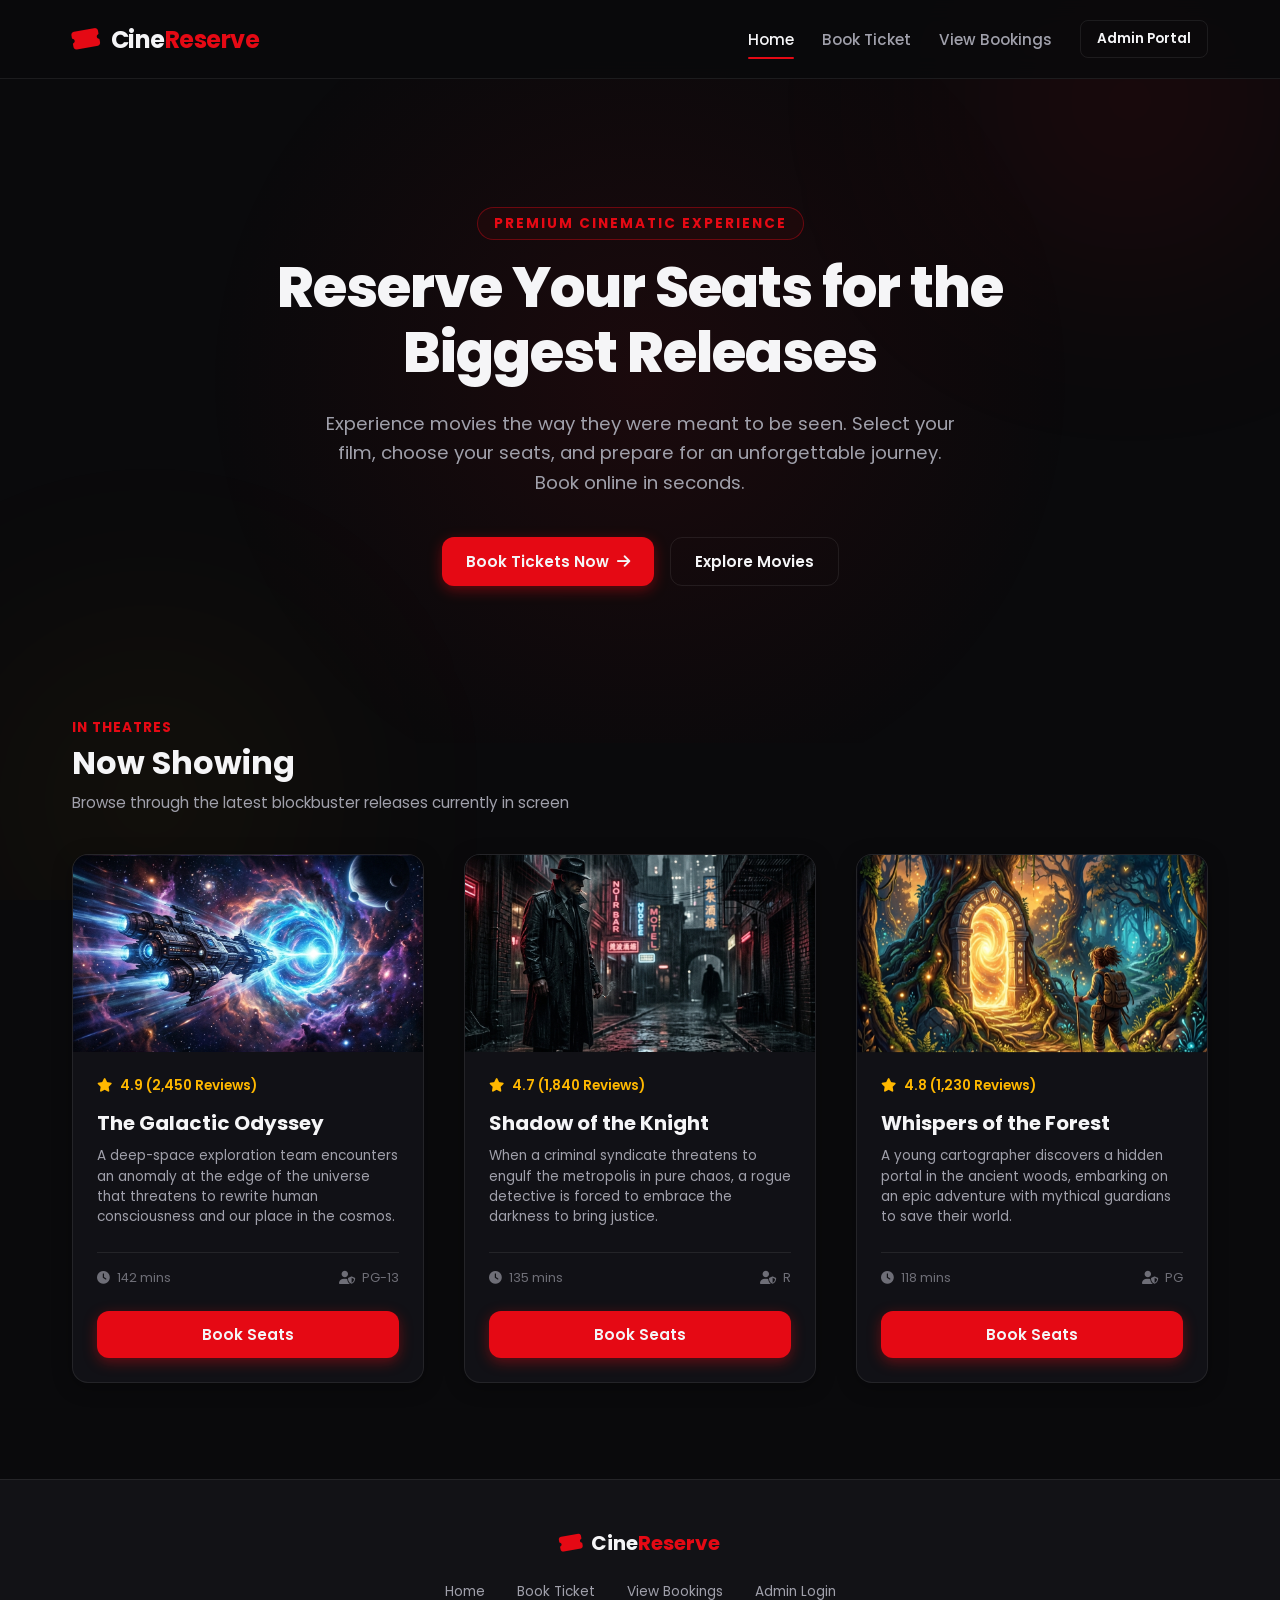
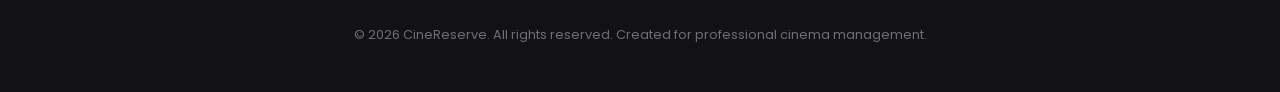
<file: Project - 1 Movie-Ticket-Booking/index.html>
<!DOCTYPE html>
<html lang="en">
<head>
    <meta charset="UTF-8">
    <meta name="viewport" content="width=device-width, initial-scale=1.0">
    <title>CineReserve - Movie Ticket Booking Portal</title>
    <!-- Google Fonts -->
    <link rel="preconnect" href="https://fonts.googleapis.com">
    <link rel="preconnect" href="https://fonts.gstatic.com" crossorigin>
    <link href="https://fonts.googleapis.com/css2?family=Poppins:wght@300;400;500;600;700;800&display=swap" rel="stylesheet">
    <!-- FontAwesome Icons -->
    <link rel="stylesheet" href="https://cdnjs.cloudflare.com/ajax/libs/font-awesome/6.4.0/css/all.min.css">
    <!-- Main Style -->
    <link rel="stylesheet" href="css/style.css">
</head>
<body>
    <!-- Glow background bubbles -->
    <div class="glow-bg">
        <div class="ball ball-1"></div>
        <div class="ball ball-2"></div>
    </div>

    <!-- Navigation Header -->
    <header class="main-header">
        <div class="header-container">
            <a href="index.html" class="logo">
                <i class="fa-solid fa-ticket-simple logo-icon"></i>
                <span>Cine<span class="highlight">Reserve</span></span>
            </a>
            <nav class="nav-menu">
                <a href="index.html" class="nav-link active">Home</a>
                <a href="booking.html" class="nav-link">Book Ticket</a>
                <a href="view.html" class="nav-link">View Bookings</a>
                <a href="login.html" class="btn btn-outline btn-sm">Admin Portal</a>
            </nav>
        </div>
    </header>

    <!-- Hero Landing Section -->
    <section class="hero-section">
        <div class="hero-banner"></div>
        <span class="hero-subtitle">Premium Cinematic Experience</span>
        <h1>Reserve Your Seats for the Biggest Releases</h1>
        <p class="hero-description">Experience movies the way they were meant to be seen. Select your film, choose your seats, and prepare for an unforgettable journey. Book online in seconds.</p>
        <div class="hero-actions">
            <a href="booking.html" class="btn btn-primary">
                <span>Book Tickets Now</span>
                <i class="fa-solid fa-arrow-right btn-icon"></i>
            </a>
            <a href="#now-showing" class="btn btn-outline">Explore Movies</a>
        </div>
    </section>

    <!-- Now Showing Section -->
    <section id="now-showing" class="movies-section">
        <div class="section-header">
            <div>
                <span class="highlight" style="font-size: 0.85rem; font-weight: 700; letter-spacing: 1px; text-transform: uppercase;">In Theatres</span>
                <h2>Now Showing</h2>
                <p>Browse through the latest blockbuster releases currently in screen</p>
            </div>
        </div>

        <div class="movies-grid">
            <!-- Movie Card 1 -->
            <div class="movie-card">
                <div class="movie-poster-wrapper">
                    <!-- Genre badge -->
                    <span class="movie-genre-badge">Sci-Fi / Adventure</span>
                    <!-- Image -->
                    <img src="images/galactic_odyssey.png" alt="The Galactic Odyssey Poster" class="movie-poster" onerror="this.style.display='none'; this.nextElementSibling.style.display='flex';">
                    <!-- Fallback if image not generated yet -->
                    <div class="movie-poster-fallback" style="display: none;">
                        <i class="fa-solid fa-user-astronaut fallback-icon"></i>
                        <span class="fallback-title">The Galactic Odyssey</span>
                    </div>
                </div>
                <div class="movie-details">
                    <div class="movie-rating">
                        <i class="fa-solid fa-star"></i>
                        <span>4.9 (2,450 Reviews)</span>
                    </div>
                    <h3 class="movie-title">The Galactic Odyssey</h3>
                    <p class="movie-desc">A deep-space exploration team encounters an anomaly at the edge of the universe that threatens to rewrite human consciousness and our place in the cosmos.</p>
                    <div class="movie-meta">
                        <span class="movie-meta-item"><i class="fa-solid fa-clock"></i> 142 mins</span>
                        <span class="movie-meta-item"><i class="fa-solid fa-user-shield"></i> PG-13</span>
                    </div>
                    <a href="booking.html?movie=The+Galactic+Odyssey" class="btn btn-primary btn-block" style="margin-top: 1.5rem;">
                        <span>Book Seats</span>
                    </a>
                </div>
            </div>

            <!-- Movie Card 2 -->
            <div class="movie-card">
                <div class="movie-poster-wrapper">
                    <span class="movie-genre-badge">Action / Thriller</span>
                    <img src="images/shadow_knight.png" alt="Shadow of the Knight Poster" class="movie-poster" onerror="this.style.display='none'; this.nextElementSibling.style.display='flex';">
                    <div class="movie-poster-fallback" style="display: none;">
                        <i class="fa-solid fa-mask fallback-icon"></i>
                        <span class="fallback-title">Shadow of the Knight</span>
                    </div>
                </div>
                <div class="movie-details">
                    <div class="movie-rating">
                        <i class="fa-solid fa-star"></i>
                        <span>4.7 (1,840 Reviews)</span>
                    </div>
                    <h3 class="movie-title">Shadow of the Knight</h3>
                    <p class="movie-desc">When a criminal syndicate threatens to engulf the metropolis in pure chaos, a rogue detective is forced to embrace the darkness to bring justice.</p>
                    <div class="movie-meta">
                        <span class="movie-meta-item"><i class="fa-solid fa-clock"></i> 135 mins</span>
                        <span class="movie-meta-item"><i class="fa-solid fa-user-shield"></i> R</span>
                    </div>
                    <a href="booking.html?movie=Shadow+of+the+Knight" class="btn btn-primary btn-block" style="margin-top: 1.5rem;">
                        <span>Book Seats</span>
                    </a>
                </div>
            </div>

            <!-- Movie Card 3 -->
            <div class="movie-card">
                <div class="movie-poster-wrapper">
                    <span class="movie-genre-badge">Fantasy / Family</span>
                    <img src="images/whispers_forest.png" alt="Whispers of the Forest Poster" class="movie-poster" onerror="this.style.display='none'; this.nextElementSibling.style.display='flex';">
                    <div class="movie-poster-fallback" style="display: none;">
                        <i class="fa-solid fa-tree fallback-icon"></i>
                        <span class="fallback-title">Whispers of the Forest</span>
                    </div>
                </div>
                <div class="movie-details">
                    <div class="movie-rating">
                        <i class="fa-solid fa-star"></i>
                        <span>4.8 (1,230 Reviews)</span>
                    </div>
                    <h3 class="movie-title">Whispers of the Forest</h3>
                    <p class="movie-desc">A young cartographer discovers a hidden portal in the ancient woods, embarking on an epic adventure with mythical guardians to save their world.</p>
                    <div class="movie-meta">
                        <span class="movie-meta-item"><i class="fa-solid fa-clock"></i> 118 mins</span>
                        <span class="movie-meta-item"><i class="fa-solid fa-user-shield"></i> PG</span>
                    </div>
                    <a href="booking.html?movie=Whispers+of+the+Forest" class="btn btn-primary btn-block" style="margin-top: 1.5rem;">
                        <span>Book Seats</span>
                    </a>
                </div>
            </div>
        </div>
    </section>

    <!-- Footer -->
    <footer class="main-footer">
        <div class="footer-container">
            <div class="footer-logo">
                <i class="fa-solid fa-ticket-simple logo-icon"></i>
                <span>Cine<span class="highlight">Reserve</span></span>
            </div>
            <div class="footer-links">
                <a href="index.html" class="footer-link">Home</a>
                <a href="booking.html" class="footer-link">Book Ticket</a>
                <a href="view.html" class="footer-link">View Bookings</a>
                <a href="login.html" class="footer-link">Admin Login</a>
            </div>
            <p class="copyright">&copy; 2026 CineReserve. All rights reserved. Created for professional cinema management.</p>
        </div>
    </footer>

    <script>
        // Smooth scrolling for navigation anchor links
        document.querySelectorAll('a[href^="#"]').forEach(anchor => {
            anchor.addEventListener('click', function (e) {
                e.preventDefault();
                const target = document.querySelector(this.getAttribute('href'));
                if (target) {
                    target.scrollIntoView({
                        behavior: 'smooth'
                    });
                }
            });
        });
    </script>
</body>
</html>
</file>
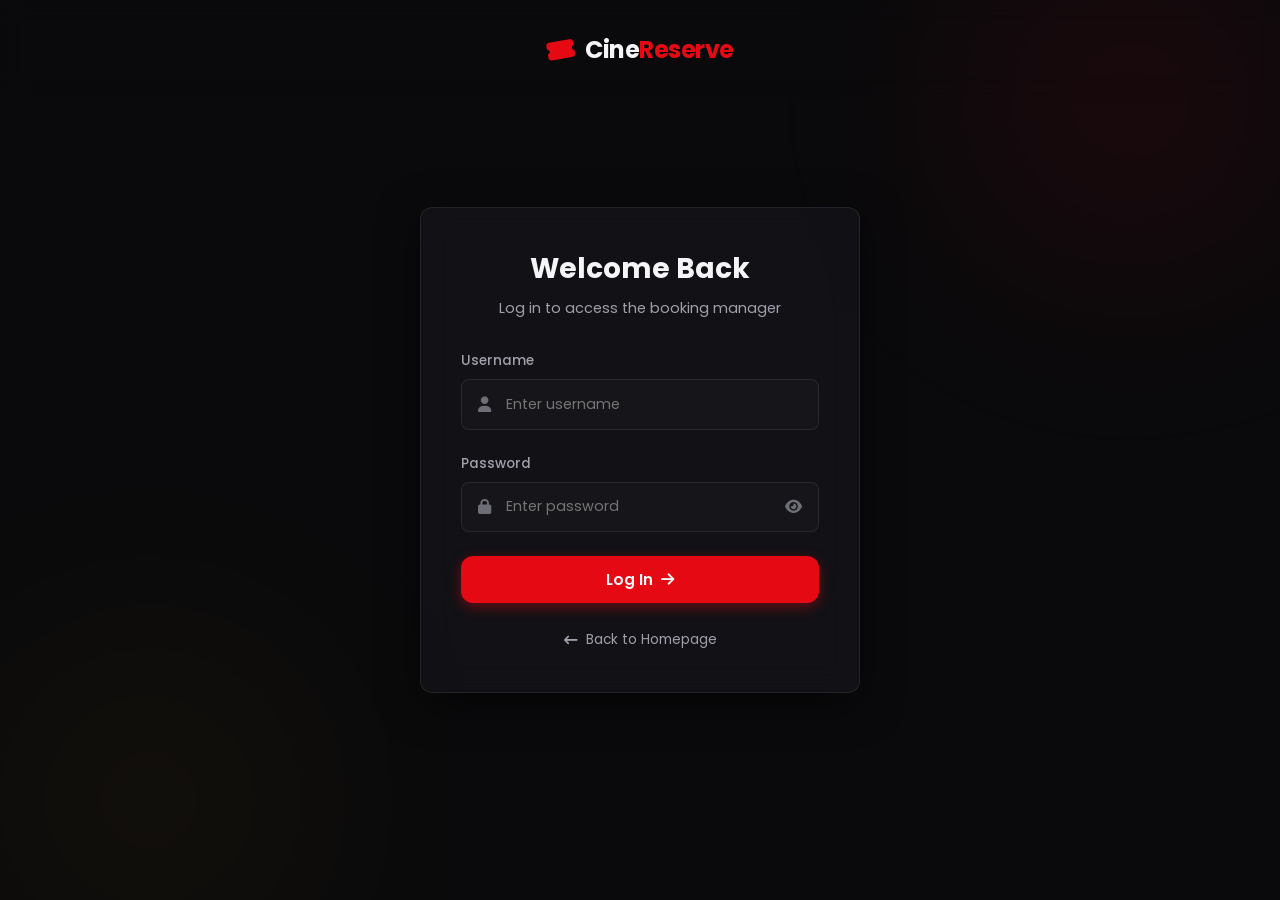
<file: Project - 1 Movie-Ticket-Booking/booking.html>
<!DOCTYPE html>
<html lang="en">
<head>
    <meta charset="UTF-8">
    <meta name="viewport" content="width=device-width, initial-scale=1.0">
    <title>Book Movie Ticket - CineReserve</title>
    <!-- Google Fonts -->
    <link rel="preconnect" href="https://fonts.googleapis.com">
    <link rel="preconnect" href="https://fonts.gstatic.com" crossorigin>
    <link href="https://fonts.googleapis.com/css2?family=Poppins:wght@300;400;500;600;700&display=swap" rel="stylesheet">
    <!-- FontAwesome Icons -->
    <link rel="stylesheet" href="https://cdnjs.cloudflare.com/ajax/libs/font-awesome/6.4.0/css/all.min.css">
    <!-- Main Style -->
    <link rel="stylesheet" href="css/style.css">
</head>
<body class="protected-page hidden-content">
    <!-- Glow background bubbles -->
    <div class="glow-bg">
        <div class="ball ball-1"></div>
        <div class="ball ball-2"></div>
    </div>

    <!-- Navigation Header -->
    <header class="main-header">
        <div class="header-container">
            <a href="index.html" class="logo">
                <i class="fa-solid fa-ticket-simple logo-icon"></i>
                <span>Cine<span class="highlight">Reserve</span></span>
            </a>
            <nav class="nav-menu">
                <a href="index.html" class="nav-link">Home</a>
                <a href="booking.html" class="nav-link active">Book Ticket</a>
                <a href="view.html" class="nav-link">View Bookings</a>
                <button id="logout-btn" class="btn btn-outline btn-sm">
                    <i class="fa-solid fa-right-from-bracket"></i> Logout
                </button>
            </nav>
        </div>
    </header>

    <!-- Main Content -->
    <main class="page-container">
        <div class="form-card">
            <div class="form-card-header">
                <h2>Movie Ticket Booking</h2>
                <p>Fill out the details below to book tickets instantly</p>
            </div>

            <!-- Client/Server error container -->
            <div id="validation-summary" class="error-container hidden">
                <i class="fa-solid fa-circle-xmark"></i>
                <span id="validation-errors"></span>
            </div>

            <form id="booking-form" class="booking-form" novalidate>
                <div class="form-row">
                    <div class="form-group col-6">
                        <label for="customer-name">Customer Name</label>
                        <div class="input-wrapper">
                            <i class="fa-solid fa-user input-icon"></i>
                            <input type="text" id="customer-name" placeholder="John Doe" required autocomplete="name">
                        </div>
                    </div>
                    
                    <div class="form-group col-6">
                        <label for="email">Email Address</label>
                        <div class="input-wrapper">
                            <i class="fa-solid fa-envelope input-icon"></i>
                            <input type="email" id="email" placeholder="john.doe@example.com" required autocomplete="email">
                        </div>
                    </div>
                </div>

                <div class="form-group">
                    <label for="movie-select">Select Movie</label>
                    <div class="input-wrapper">
                        <i class="fa-solid fa-film input-icon"></i>
                        <select id="movie-select" required>
                            <option value="" disabled selected>Choose a movie...</option>
                            <option value="The Galactic Odyssey">The Galactic Odyssey (Sci-Fi)</option>
                            <option value="Shadow of the Knight">Shadow of the Knight (Action/Noir)</option>
                            <option value="Whispers of the Forest">Whispers of the Forest (Fantasy)</option>
                        </select>
                    </div>
                </div>

                <div class="form-row">
                    <div class="form-group col-6">
                        <label for="seats">Number of Seats</label>
                        <div class="input-wrapper">
                            <i class="fa-solid fa-chair input-icon"></i>
                            <input type="number" id="seats" min="1" max="10" value="1" required>
                        </div>
                    </div>
                    
                    <div class="form-group col-6">
                        <label for="booking-date">Booking Date</label>
                        <div class="input-wrapper">
                            <i class="fa-solid fa-calendar input-icon"></i>
                            <input type="date" id="booking-date" required>
                        </div>
                    </div>
                </div>

                <button type="submit" id="book-btn" class="btn btn-primary btn-block">
                    <i class="fa-solid fa-ticket btn-icon-left"></i>
                    <span>Book Ticket</span>
                </button>
            </form>
        </div>
    </main>

    <!-- Success Modal Popup -->
    <div id="success-modal" class="modal-overlay hidden">
        <div class="modal-card">
            <div class="modal-icon">
                <i class="fa-solid fa-circle-check"></i>
            </div>
            <h3>Ticket Booked Successfully!</h3>
            <p class="modal-desc">Your booking request has been confirmed. Below are your booking details:</p>
            <div class="modal-details">
                <div class="detail-row">
                    <span class="detail-label">Booking ID</span>
                    <span id="success-booking-id" class="detail-value highlight">#1024</span>
                </div>
                <div class="detail-row">
                    <span class="detail-label">Customer Name</span>
                    <span id="success-name" class="detail-value">John Doe</span>
                </div>
                <div class="detail-row">
                    <span class="detail-label">Movie</span>
                    <span id="success-movie" class="detail-value">The Galactic Odyssey</span>
                </div>
                <div class="detail-row">
                    <span class="detail-label">Seats</span>
                    <span id="success-seats" class="detail-value">2 Seats</span>
                </div>
                <div class="detail-row">
                    <span class="detail-label">Date</span>
                    <span id="success-date" class="detail-value">2026-07-20</span>
                </div>
            </div>
            <button id="modal-close-btn" class="btn btn-primary btn-block">Done</button>
        </div>
    </div>

    <!-- JS Controllers -->
    <script src="js/booking.js"></script>
</body>
</html>
</file>
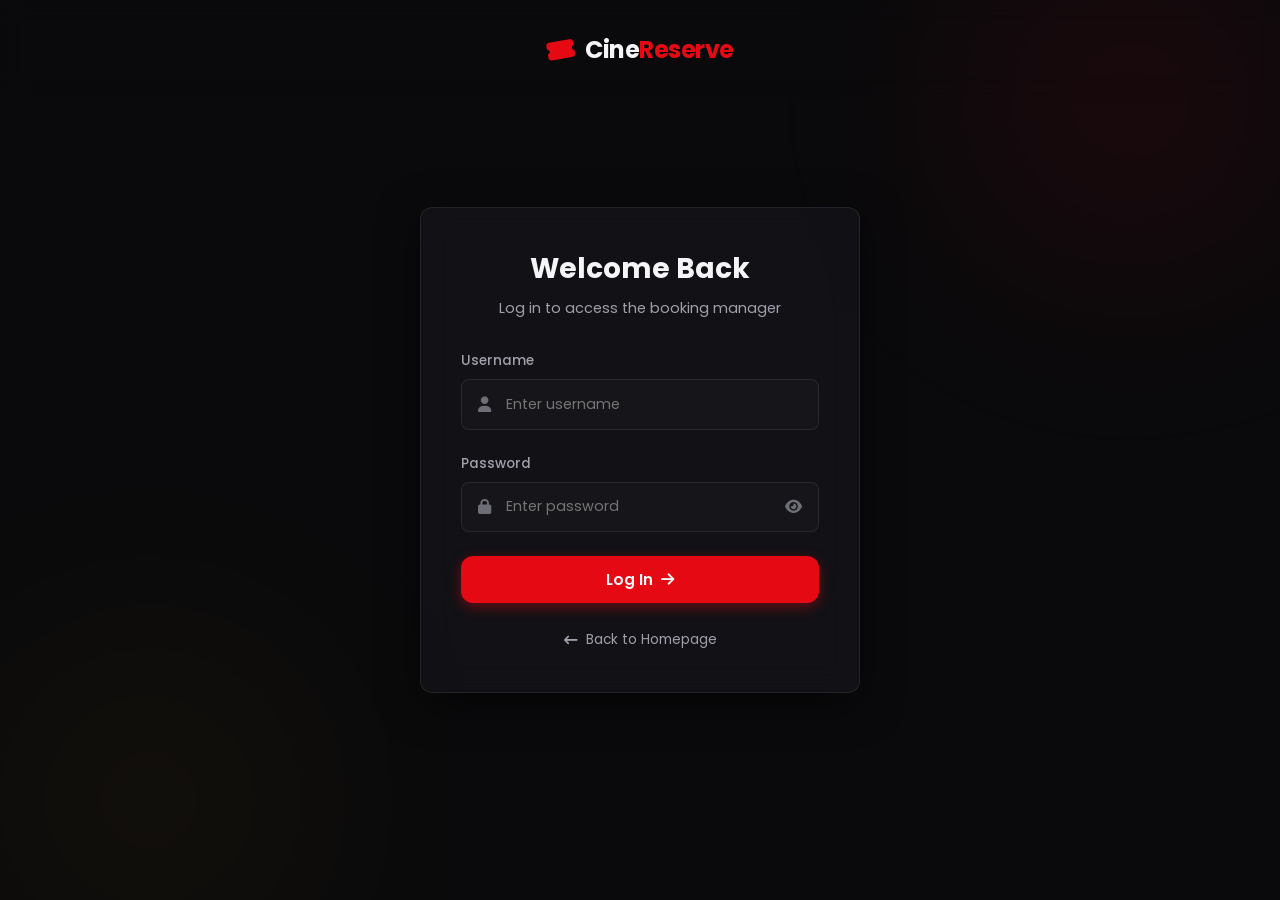
<file: Project - 1 Movie-Ticket-Booking/login.html>
<!DOCTYPE html>
<html lang="en">
<head>
    <meta charset="UTF-8">
    <meta name="viewport" content="width=device-width, initial-scale=1.0">
    <title>Admin Login - CineReserve</title>
    <!-- Google Fonts -->
    <link rel="preconnect" href="https://fonts.googleapis.com">
    <link rel="preconnect" href="https://fonts.gstatic.com" crossorigin>
    <link href="https://fonts.googleapis.com/css2?family=Poppins:wght@300;400;500;600;700&display=swap" rel="stylesheet">
    <!-- FontAwesome for Icons -->
    <link rel="stylesheet" href="https://cdnjs.cloudflare.com/ajax/libs/font-awesome/6.4.0/css/all.min.css">
    <!-- Main Style -->
    <link rel="stylesheet" href="css/style.css">
</head>
<body class="auth-page">
    <!-- Animated background bubbles -->
    <div class="glow-bg">
        <div class="ball ball-1"></div>
        <div class="ball ball-2"></div>
    </div>
    
    <header class="auth-header">
        <a href="index.html" class="logo">
            <i class="fa-solid fa-ticket-simple logo-icon"></i>
            <span>Cine<span class="highlight">Reserve</span></span>
        </a>
    </header>

    <main class="auth-container">
        <div class="auth-card">
            <div class="auth-card-header">
                <h2>Welcome Back</h2>
                <p>Log in to access the booking manager</p>
            </div>
            
            <div id="error-container" class="error-container hidden">
                <i class="fa-solid fa-triangle-exclamation"></i>
                <span id="error-message">Invalid username or password.</span>
            </div>

            <form id="login-form" class="auth-form" novalidate>
                <div class="form-group">
                    <label for="username">Username</label>
                    <div class="input-wrapper">
                        <i class="fa-solid fa-user input-icon"></i>
                        <input type="text" id="username" placeholder="Enter username" required autocomplete="username">
                    </div>
                </div>

                <div class="form-group">
                    <label for="password">Password</label>
                    <div class="input-wrapper">
                        <i class="fa-solid fa-lock input-icon"></i>
                        <input type="password" id="password" placeholder="Enter password" required autocomplete="current-password">
                        <button type="button" id="toggle-password" class="password-toggle-btn" tabindex="-1">
                            <i class="fa-solid fa-eye"></i>
                        </button>
                    </div>
                </div>

                <button type="submit" id="submit-btn" class="btn btn-primary btn-block">
                    <span>Log In</span>
                    <i class="fa-solid fa-arrow-right btn-icon"></i>
                </button>
            </form>
            
            <div class="auth-card-footer">
                <p><a href="index.html"><i class="fa-solid fa-arrow-left-long"></i> Back to Homepage</a></p>
            </div>
        </div>
    </main>

    <script src="js/login.js"></script>
</body>
</html>
</file>
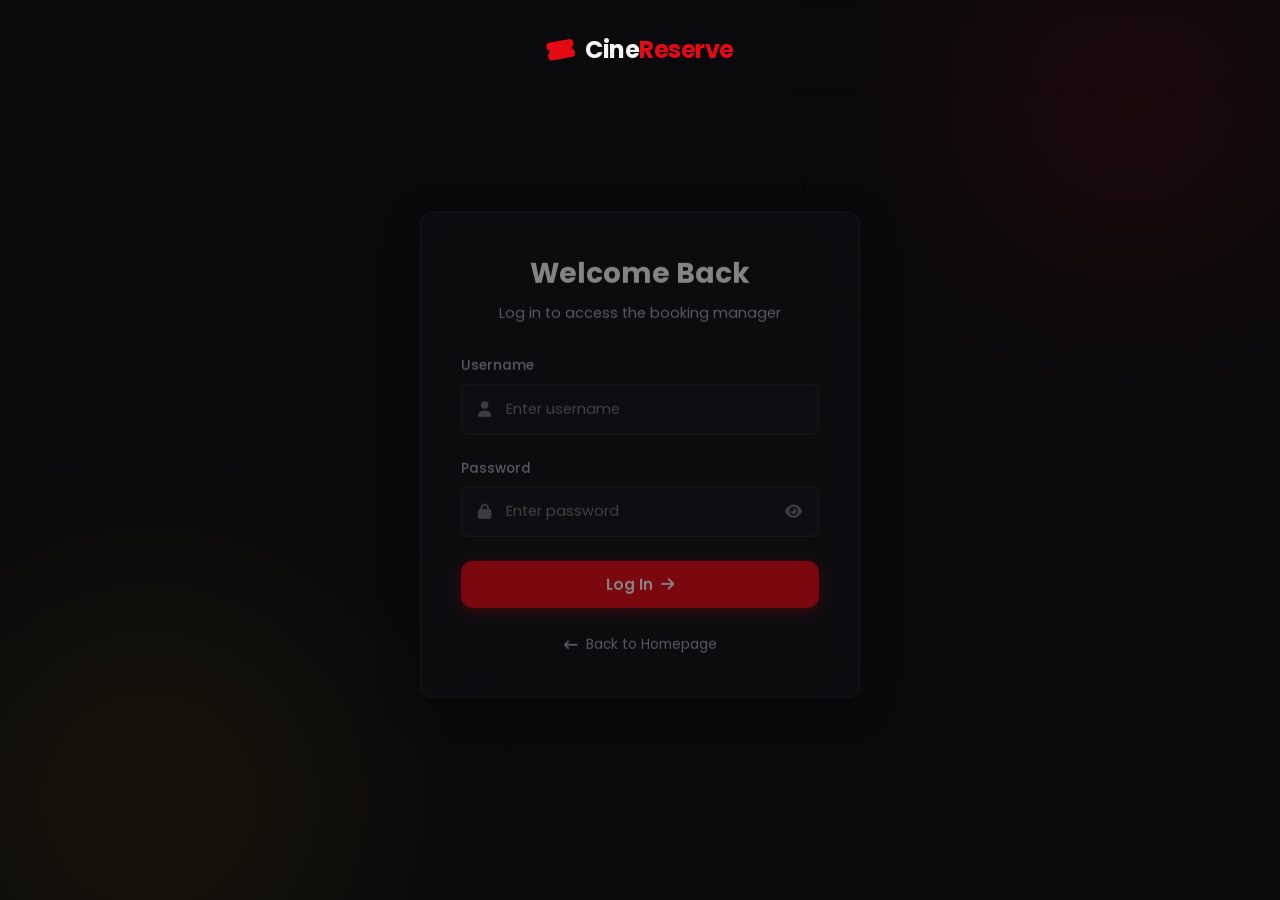
<file: Project - 1 Movie-Ticket-Booking/view.html>
<!DOCTYPE html>
<html lang="en">
<head>
    <meta charset="UTF-8">
    <meta name="viewport" content="width=device-width, initial-scale=1.0">
    <title>View Bookings - CineReserve</title>
    <!-- Google Fonts -->
    <link rel="preconnect" href="https://fonts.googleapis.com">
    <link rel="preconnect" href="https://fonts.gstatic.com" crossorigin>
    <link href="https://fonts.googleapis.com/css2?family=Poppins:wght@300;400;500;600;700&display=swap" rel="stylesheet">
    <!-- FontAwesome Icons -->
    <link rel="stylesheet" href="https://cdnjs.cloudflare.com/ajax/libs/font-awesome/6.4.0/css/all.min.css">
    <!-- Main Style -->
    <link rel="stylesheet" href="css/style.css">
</head>
<body class="protected-page hidden-content">
    <!-- Glow background bubbles -->
    <div class="glow-bg">
        <div class="ball ball-1"></div>
        <div class="ball ball-2"></div>
    </div>

    <!-- Navigation Header -->
    <header class="main-header">
        <div class="header-container">
            <a href="index.html" class="logo">
                <i class="fa-solid fa-ticket-simple logo-icon"></i>
                <span>Cine<span class="highlight">Reserve</span></span>
            </a>
            <nav class="nav-menu">
                <a href="index.html" class="nav-link">Home</a>
                <a href="booking.html" class="nav-link">Book Ticket</a>
                <a href="view.html" class="nav-link active">View Bookings</a>
                <button id="logout-btn" class="btn btn-outline btn-sm">
                    <i class="fa-solid fa-right-from-bracket"></i> Logout
                </button>
            </nav>
        </div>
    </header>

    <!-- Main Content -->
    <main class="page-container wide-page">
        <div class="table-card">
            <div class="table-card-header">
                <div>
                    <h2>Manage Bookings</h2>
                    <p>Track all current movie reservations</p>
                </div>
                <div class="header-controls">
                    <!-- Search Bar -->
                    <div class="search-wrapper">
                        <i class="fa-solid fa-magnifying-glass search-icon"></i>
                        <input type="text" id="search-input" placeholder="Search bookings...">
                    </div>
                    <!-- Counter badge -->
                    <div class="badge">
                        <span>Total: </span><span id="bookings-count">0</span>
                    </div>
                </div>
            </div>

            <!-- Error message container -->
            <div id="fetch-error" class="error-container hidden">
                <i class="fa-solid fa-circle-xmark"></i>
                <span id="error-text">Failed to fetch data.</span>
            </div>

            <!-- Table responsive wrapper -->
            <div class="table-responsive">
                <table class="bookings-table">
                    <thead>
                        <tr>
                            <th>Booking ID</th>
                            <th>Customer Name</th>
                            <th>Email</th>
                            <th>Movie Name</th>
                            <th>Seats</th>
                            <th>Booking Date</th>
                        </tr>
                    </thead>
                    <tbody id="bookings-table-body">
                        <!-- Table content will be injected by JavaScript -->
                        <tr class="table-state-row">
                            <td colspan="6" class="text-center">
                                <i class="fa-solid fa-spinner fa-spin table-spinner"></i>
                                Loading reservations...
                            </td>
                        </tr>
                    </tbody>
                </table>
            </div>
        </div>
    </main>

    <!-- JS Controllers -->
    <script src="js/view.js"></script>
</body>
</html>
</file>
<file: Project - 1 Movie-Ticket-Booking/css/style.css>
/* ==========================================================================
   1. RESET & BASE STYLES
   ========================================================================== */
* {
    margin: 0;
    padding: 0;
    box-sizing: border-box;
}

:root {
    --bg-primary: #0a0a0c;
    --bg-secondary: #121216;
    --bg-card: rgba(20, 20, 26, 0.75);
    --bg-card-hover: rgba(28, 28, 38, 0.85);
    
    --text-primary: #f5f5f7;
    --text-secondary: #a0a0ab;
    --text-muted: #6e6e77;
    
    --accent: #e50914;
    --accent-hover: #b8070f;
    --accent-glow: rgba(229, 9, 20, 0.4);
    
    --gold: #ffb800;
    --gold-hover: #d49a00;
    --gold-glow: rgba(255, 184, 0, 0.3);
    
    --border: rgba(255, 255, 255, 0.08);
    --border-hover: rgba(255, 255, 255, 0.16);
    
    --success: #10b981;
    --success-bg: rgba(16, 185, 129, 0.1);
    --error: #ef4444;
    --error-bg: rgba(239, 68, 68, 0.1);
    
    --font-family: 'Poppins', sans-serif;
    --transition-speed: 0.3s;
    --border-radius: 12px;
}

body {
    background-color: var(--bg-primary);
    color: var(--text-primary);
    font-family: var(--font-family);
    min-height: 100vh;
    display: flex;
    flex-direction: column;
    overflow-x: hidden;
}

/* FOUC Preventer for protected pages */
.hidden-content {
    display: none !important;
}

/* ==========================================================================
   2. KEYFRAMES & ANIMATIONS
   ========================================================================== */
@keyframes shake {
    0%, 100% { transform: translateX(0); }
    20%, 60% { transform: translateX(-6px); }
    40%, 80% { transform: translateX(6px); }
}

.shake {
    animation: shake 0.4s ease-in-out;
}

@keyframes fadeIn {
    from { opacity: 0; transform: translateY(10px); }
    to { opacity: 1; transform: translateY(0); }
}

@keyframes pulse-glow {
    0%, 100% { opacity: 0.6; transform: scale(1); }
    50% { opacity: 0.9; transform: scale(1.1); }
}

/* ==========================================================================
   3. DYNAMIC BACKGROUND
   ========================================================================== */
.glow-bg {
    position: fixed;
    top: 0;
    left: 0;
    width: 100%;
    height: 100%;
    z-index: -1;
    overflow: hidden;
    pointer-events: none;
}

.ball {
    position: absolute;
    border-radius: 50%;
    filter: blur(120px);
    opacity: 0.5;
    animation: pulse-glow 8s infinite ease-in-out;
}

.ball-1 {
    width: 400px;
    height: 400px;
    background: radial-gradient(circle, var(--accent-glow) 0%, transparent 70%);
    top: -100px;
    right: -50px;
}

.ball-2 {
    width: 500px;
    height: 500px;
    background: radial-gradient(circle, rgba(255, 184, 0, 0.15) 0%, transparent 70%);
    bottom: -150px;
    left: -100px;
    animation-delay: -3s;
}

/* ==========================================================================
   4. NAVIGATION HEADER
   ========================================================================== */
.main-header, .auth-header {
    background-color: rgba(10, 10, 12, 0.85);
    backdrop-filter: blur(12px);
    -webkit-backdrop-filter: blur(12px);
    border-bottom: 1px solid var(--border);
    position: sticky;
    top: 0;
    z-index: 100;
}

.header-container {
    max-width: 1200px;
    margin: 0 auto;
    padding: 1.25rem 2rem;
    display: flex;
    justify-content: space-between;
    align-items: center;
}

.logo {
    display: flex;
    align-items: center;
    gap: 0.75rem;
    text-decoration: none;
    color: var(--text-primary);
    font-size: 1.5rem;
    font-weight: 700;
    letter-spacing: -0.5px;
}

.logo-icon {
    color: var(--accent);
    transform: rotate(-10deg);
}

.highlight {
    color: var(--accent);
}

.nav-menu {
    display: flex;
    align-items: center;
    gap: 1.75rem;
}

.nav-link {
    text-decoration: none;
    color: var(--text-secondary);
    font-size: 0.95rem;
    font-weight: 500;
    transition: color var(--transition-speed);
    position: relative;
    padding: 0.25rem 0;
}

.nav-link:hover, .nav-link.active {
    color: var(--text-primary);
}

.nav-link.active::after {
    content: '';
    position: absolute;
    bottom: -4px;
    left: 0;
    width: 100%;
    height: 2px;
    background-color: var(--accent);
    border-radius: 2px;
}

/* ==========================================================================
   5. BUTTONS
   ========================================================================== */
.btn {
    display: inline-flex;
    align-items: center;
    justify-content: center;
    font-family: var(--font-family);
    font-weight: 600;
    font-size: 0.95rem;
    border-radius: var(--border-radius);
    padding: 0.75rem 1.5rem;
    cursor: pointer;
    border: none;
    transition: all var(--transition-speed);
    gap: 0.5rem;
    text-decoration: none;
}

.btn-primary {
    background-color: var(--accent);
    color: var(--text-primary);
    box-shadow: 0 4px 14px var(--accent-glow);
}

.btn-primary:hover {
    background-color: var(--accent-hover);
    transform: translateY(-2px);
    box-shadow: 0 6px 20px var(--accent-glow);
}

.btn-outline {
    background-color: transparent;
    color: var(--text-primary);
    border: 1px solid var(--border);
}

.btn-outline:hover {
    background-color: rgba(255, 255, 255, 0.05);
    border-color: var(--text-secondary);
}

.btn-sm {
    padding: 0.5rem 1rem;
    font-size: 0.85rem;
    border-radius: 8px;
}

.btn-block {
    width: 100%;
}

.btn-icon, .btn-icon-left {
    transition: transform var(--transition-speed);
}

.btn:hover .btn-icon {
    transform: translateX(4px);
}

/* ==========================================================================
   6. CARDS & CONTAINER
   ========================================================================== */
.auth-page {
    justify-content: center;
}

.auth-header {
    border: none;
    background: transparent;
    padding: 2rem;
    display: flex;
    justify-content: center;
    position: absolute;
    width: 100%;
}

.auth-container {
    flex: 1;
    display: flex;
    align-items: center;
    justify-content: center;
    padding: 2rem;
}

.auth-card, .form-card, .table-card {
    background: var(--bg-card);
    backdrop-filter: blur(16px);
    -webkit-backdrop-filter: blur(16px);
    border: 1px solid var(--border);
    border-radius: var(--border-radius);
    box-shadow: 0 10px 40px rgba(0, 0, 0, 0.5);
    animation: fadeIn 0.6s ease-out;
}

.auth-card {
    width: 100%;
    max-width: 440px;
    padding: 2.5rem;
}

.auth-card-header, .form-card-header {
    text-align: center;
    margin-bottom: 2rem;
}

.auth-card-header h2, .form-card-header h2 {
    font-size: 1.75rem;
    font-weight: 700;
    margin-bottom: 0.5rem;
}

.auth-card-header p, .form-card-header p {
    color: var(--text-secondary);
    font-size: 0.9rem;
}

.auth-card-footer {
    text-align: center;
    margin-top: 1.5rem;
}

.auth-card-footer a {
    color: var(--text-secondary);
    font-size: 0.85rem;
    text-decoration: none;
    transition: color var(--transition-speed);
    display: inline-flex;
    align-items: center;
    gap: 0.5rem;
}

.auth-card-footer a:hover {
    color: var(--text-primary);
}

/* ==========================================================================
   7. FORM CONTROL STYLES
   ========================================================================== */
.form-group {
    margin-bottom: 1.5rem;
}

.form-row {
    display: flex;
    gap: 1rem;
}

.col-6 {
    flex: 0 0 calc(50% - 0.5rem);
}

label {
    display: block;
    margin-bottom: 0.5rem;
    font-size: 0.85rem;
    font-weight: 500;
    color: var(--text-secondary);
}

.input-wrapper {
    position: relative;
    display: flex;
    align-items: center;
    border: 1px solid var(--border);
    border-radius: 8px;
    background-color: rgba(255, 255, 255, 0.02);
    transition: all var(--transition-speed);
}

.input-wrapper:focus-within {
    border-color: var(--accent);
    box-shadow: 0 0 0 3px rgba(229, 9, 20, 0.15);
    background-color: rgba(255, 255, 255, 0.04);
}

.input-icon {
    position: absolute;
    left: 1rem;
    color: var(--text-muted);
    pointer-events: none;
    font-size: 0.95rem;
}

.input-wrapper input, 
.input-wrapper select {
    width: 100%;
    padding: 0.85rem 1rem 0.85rem 2.75rem;
    background: transparent;
    border: none;
    color: var(--text-primary);
    font-family: var(--font-family);
    font-size: 0.9rem;
    outline: none;
}

.input-wrapper select {
    cursor: pointer;
    appearance: none;
    -webkit-appearance: none;
    background-image: url("data:image/svg+xml;utf8,<svg fill='%236e6e77' height='24' viewBox='0 0 24 24' width='24' xmlns='http://www.w3.org/2000/svg'><path d='M7 10l5 5 5-5z'/><path d='M0 0h24v24H0z' fill='none'/></svg>");
    background-repeat: no-repeat;
    background-position: right 1rem center;
    padding-right: 2.5rem;
}

.input-wrapper select option {
    background-color: var(--bg-secondary);
    color: var(--text-primary);
}

.password-toggle-btn {
    position: absolute;
    right: 1rem;
    background: transparent;
    border: none;
    color: var(--text-muted);
    cursor: pointer;
    font-size: 0.95rem;
    display: flex;
    align-items: center;
    justify-content: center;
    outline: none;
}

.password-toggle-btn:hover {
    color: var(--text-primary);
}

.input-error {
    border-color: var(--error) !important;
    background-color: rgba(239, 68, 68, 0.03) !important;
}

/* Validation container */
.error-container {
    display: flex;
    align-items: flex-start;
    gap: 0.75rem;
    background-color: var(--error-bg);
    border: 1px solid var(--error);
    border-radius: 8px;
    padding: 0.85rem 1.25rem;
    color: #ff6b6b;
    font-size: 0.85rem;
    margin-bottom: 1.5rem;
    line-height: 1.4;
}

.error-container i {
    margin-top: 0.15rem;
    font-size: 1rem;
}

.hidden {
    display: none !important;
}

/* ==========================================================================
   8. PAGE LAYOUTS
   ========================================================================== */
.page-container {
    max-width: 800px;
    width: 100%;
    margin: 3rem auto;
    padding: 0 2rem;
    flex: 1;
}

.page-container.wide-page {
    max-width: 1200px;
}

.form-card {
    padding: 3rem;
}

/* ==========================================================================
   9. BOOKINGS TABLE VIEW
   ========================================================================== */
.table-card {
    padding: 2.5rem;
}

.table-card-header {
    display: flex;
    justify-content: space-between;
    align-items: center;
    flex-wrap: wrap;
    gap: 1.5rem;
    margin-bottom: 2rem;
}

.header-controls {
    display: flex;
    align-items: center;
    gap: 1rem;
}

.search-wrapper {
    position: relative;
    display: flex;
    align-items: center;
    border: 1px solid var(--border);
    border-radius: 8px;
    background-color: rgba(255, 255, 255, 0.02);
    width: 260px;
    transition: all var(--transition-speed);
}

.search-wrapper:focus-within {
    border-color: var(--accent);
    box-shadow: 0 0 0 3px rgba(229, 9, 20, 0.15);
    width: 300px;
}

.search-icon {
    position: absolute;
    left: 1rem;
    color: var(--text-muted);
}

.search-wrapper input {
    width: 100%;
    padding: 0.65rem 1rem 0.65rem 2.5rem;
    background: transparent;
    border: none;
    color: var(--text-primary);
    font-family: var(--font-family);
    font-size: 0.85rem;
    outline: none;
}

.badge {
    background-color: var(--border);
    border: 1px solid rgba(255, 255, 255, 0.05);
    padding: 0.5rem 1rem;
    border-radius: 30px;
    font-size: 0.85rem;
    font-weight: 600;
}

.table-responsive {
    width: 100%;
    overflow-x: auto;
    border-radius: 8px;
    border: 1px solid var(--border);
}

.bookings-table {
    width: 100%;
    border-collapse: collapse;
    text-align: left;
    font-size: 0.9rem;
}

.bookings-table th {
    background-color: rgba(255, 255, 255, 0.02);
    color: var(--text-secondary);
    font-weight: 600;
    padding: 1.15rem 1.5rem;
    border-bottom: 1px solid var(--border);
    text-transform: uppercase;
    font-size: 0.75rem;
    letter-spacing: 0.5px;
}

.bookings-table td {
    padding: 1.15rem 1.5rem;
    border-bottom: 1px solid var(--border);
    color: var(--text-primary);
    vertical-align: middle;
}

.bookings-table tr:last-child td {
    border-bottom: none;
}

.bookings-table tr {
    transition: background-color var(--transition-speed);
}

.bookings-table tr:hover {
    background-color: rgba(255, 255, 255, 0.01);
}

.booking-id-tag {
    color: var(--gold);
    font-family: monospace;
    font-size: 0.95rem;
    font-weight: 700;
    background-color: rgba(255, 184, 0, 0.05);
    padding: 0.25rem 0.5rem;
    border-radius: 4px;
    border: 1px solid rgba(255, 184, 0, 0.1);
}

.customer-name-tag {
    font-weight: 600;
}

.email-link {
    color: var(--text-secondary);
    text-decoration: none;
    transition: color var(--transition-speed);
}

.email-link:hover {
    color: var(--accent);
}

.movie-name-tag {
    display: inline-flex;
    align-items: center;
    gap: 0.5rem;
    font-weight: 500;
}

.text-muted {
    color: var(--text-muted);
}

.seats-badge {
    background-color: rgba(255, 255, 255, 0.05);
    color: var(--text-primary);
    font-weight: 600;
    padding: 0.25rem 0.75rem;
    border-radius: 20px;
    border: 1px solid var(--border);
    display: inline-block;
}

.date-text {
    color: var(--text-secondary);
    font-size: 0.85rem;
}

.table-state-row td {
    padding: 3rem 1.5rem;
}

.no-data, .table-error-state {
    color: var(--text-secondary);
    font-size: 1rem;
    display: flex;
    flex-direction: column;
    align-items: center;
    justify-content: center;
    gap: 0.75rem;
}

.empty-icon {
    font-size: 2rem;
    color: var(--text-muted);
}

.table-spinner {
    font-size: 1.5rem;
    color: var(--accent);
    margin-bottom: 0.75rem;
    display: block;
}

/* ==========================================================================
   10. MODAL POPUP RECEIPTS
   ========================================================================== */
.modal-overlay {
    position: fixed;
    top: 0;
    left: 0;
    width: 100%;
    height: 100%;
    background-color: rgba(5, 5, 8, 0.85);
    backdrop-filter: blur(8px);
    z-index: 1000;
    display: flex;
    align-items: center;
    justify-content: center;
    padding: 1.5rem;
}

.modal-card {
    background: var(--bg-secondary);
    border: 1px solid var(--border);
    border-radius: 16px;
    width: 100%;
    max-width: 480px;
    padding: 2.5rem;
    text-align: center;
    box-shadow: 0 20px 50px rgba(0, 0, 0, 0.6);
    animation: fadeIn 0.4s cubic-bezier(0.16, 1, 0.3, 1);
}

.modal-icon {
    width: 70px;
    height: 70px;
    border-radius: 50%;
    background-color: var(--success-bg);
    border: 1px solid var(--success);
    color: var(--success);
    font-size: 2.25rem;
    display: flex;
    align-items: center;
    justify-content: center;
    margin: 0 auto 1.5rem auto;
}

.modal-card h3 {
    font-size: 1.5rem;
    font-weight: 700;
    margin-bottom: 0.5rem;
}

.modal-desc {
    color: var(--text-secondary);
    font-size: 0.9rem;
    margin-bottom: 1.5rem;
}

.modal-details {
    background-color: rgba(255, 255, 255, 0.02);
    border: 1px solid var(--border);
    border-radius: var(--border-radius);
    padding: 1.25rem;
    text-align: left;
    margin-bottom: 1.75rem;
}

.detail-row {
    display: flex;
    justify-content: space-between;
    padding: 0.75rem 0;
    border-bottom: 1px solid rgba(255, 255, 255, 0.04);
}

.detail-row:last-child {
    border-bottom: none;
}

.detail-label {
    color: var(--text-secondary);
    font-size: 0.85rem;
}

.detail-value {
    font-weight: 600;
    font-size: 0.9rem;
    color: var(--text-primary);
}

.detail-value.highlight {
    color: var(--gold);
}

/* ==========================================================================
   11. HOME LANDING PAGE
   ========================================================================== */
.hero-section {
    position: relative;
    padding: 8rem 2rem 6rem 2rem;
    display: flex;
    flex-direction: column;
    align-items: center;
    text-align: center;
    max-width: 900px;
    margin: 0 auto;
}

.hero-banner {
    position: absolute;
    top: 50%;
    left: 50%;
    transform: translate(-50%, -50%);
    width: 140%;
    height: 120%;
    background: radial-gradient(circle, rgba(229, 9, 20, 0.08) 0%, transparent 60%);
    z-index: -1;
    pointer-events: none;
}

.hero-subtitle {
    color: var(--accent);
    font-size: 0.85rem;
    font-weight: 700;
    text-transform: uppercase;
    letter-spacing: 2px;
    margin-bottom: 1rem;
    border: 1px solid var(--accent-glow);
    padding: 0.35rem 1rem;
    border-radius: 30px;
    background-color: rgba(229, 9, 20, 0.05);
}

.hero-section h1 {
    font-size: 3.5rem;
    font-weight: 800;
    line-height: 1.15;
    margin-bottom: 1.5rem;
    letter-spacing: -1px;
}

.hero-description {
    color: var(--text-secondary);
    font-size: 1.15rem;
    max-width: 640px;
    margin-bottom: 2.5rem;
    line-height: 1.6;
}

.hero-actions {
    display: flex;
    gap: 1rem;
}

/* Movies List Grid */
.movies-section {
    max-width: 1200px;
    margin: 2rem auto 6rem auto;
    padding: 0 2rem;
}

.section-header {
    display: flex;
    justify-content: space-between;
    align-items: flex-end;
    margin-bottom: 2.5rem;
}

.section-header h2 {
    font-size: 2rem;
    font-weight: 700;
}

.section-header p {
    color: var(--text-secondary);
    font-size: 0.95rem;
    margin-top: 0.25rem;
}

.movies-grid {
    display: grid;
    grid-template-columns: repeat(auto-fill, minmax(320px, 1fr));
    gap: 2.5rem;
}

.movie-card {
    background-color: var(--bg-card);
    border: 1px solid var(--border);
    border-radius: 16px;
    overflow: hidden;
    transition: all var(--transition-speed);
    display: flex;
    flex-direction: column;
    box-shadow: 0 4px 20px rgba(0, 0, 0, 0.3);
}

.movie-card:hover {
    transform: translateY(-8px);
    border-color: rgba(255, 255, 255, 0.15);
    box-shadow: 0 12px 30px rgba(0, 0, 0, 0.5);
    background-color: var(--bg-card-hover);
}

.movie-poster-wrapper {
    position: relative;
    width: 100%;
    padding-top: 56.25%; /* 16:9 Aspect Ratio */
    background-color: var(--bg-secondary);
}

.movie-poster {
    position: absolute;
    top: 0;
    left: 0;
    width: 100%;
    height: 100%;
    object-fit: cover;
    transition: transform 0.5s ease;
}

.movie-card:hover .movie-poster {
    transform: scale(1.05);
}

.movie-poster-fallback {
    position: absolute;
    top: 0;
    left: 0;
    width: 100%;
    height: 100%;
    background: linear-gradient(135deg, #1f1f2e 0%, #0d0d15 100%);
    display: flex;
    flex-direction: column;
    justify-content: center;
    align-items: center;
    gap: 0.75rem;
}

.fallback-icon {
    font-size: 2.5rem;
    color: var(--text-muted);
}

.fallback-title {
    font-weight: 600;
    font-size: 1.1rem;
    color: var(--text-secondary);
}

.movie-genre-badge {
    position: absolute;
    top: 1rem;
    left: 1rem;
    background-color: rgba(10, 10, 12, 0.8);
    backdrop-filter: blur(4px);
    color: var(--text-primary);
    padding: 0.35rem 0.75rem;
    border-radius: 30px;
    font-size: 0.75rem;
    font-weight: 600;
    border: 1px solid var(--border);
}

.movie-details {
    padding: 1.5rem;
    flex: 1;
    display: flex;
    flex-direction: column;
}

.movie-rating {
    display: flex;
    align-items: center;
    gap: 0.5rem;
    color: var(--gold);
    font-size: 0.85rem;
    font-weight: 600;
    margin-bottom: 0.75rem;
}

.movie-title {
    font-size: 1.25rem;
    font-weight: 700;
    margin-bottom: 0.5rem;
}

.movie-desc {
    color: var(--text-secondary);
    font-size: 0.85rem;
    line-height: 1.5;
    margin-bottom: 1.5rem;
    flex: 1;
}

.movie-meta {
    display: flex;
    justify-content: space-between;
    align-items: center;
    border-top: 1px solid var(--border);
    padding-top: 1rem;
    margin-top: auto;
}

.movie-meta-item {
    font-size: 0.8rem;
    color: var(--text-muted);
}

.movie-meta-item i {
    margin-right: 0.25rem;
}

/* Footer Section */
.main-footer {
    background-color: var(--bg-secondary);
    border-top: 1px solid var(--border);
    padding: 3rem 2rem;
    text-align: center;
    margin-top: auto;
}

.footer-container {
    max-width: 1200px;
    margin: 0 auto;
    display: flex;
    flex-direction: column;
    align-items: center;
    gap: 1.5rem;
}

.footer-logo {
    display: flex;
    align-items: center;
    gap: 0.5rem;
    color: var(--text-primary);
    font-size: 1.25rem;
    font-weight: 700;
}

.footer-links {
    display: flex;
    gap: 2rem;
}

.footer-link {
    color: var(--text-secondary);
    text-decoration: none;
    font-size: 0.85rem;
    transition: color var(--transition-speed);
}

.footer-link:hover {
    color: var(--accent);
}

.copyright {
    color: var(--text-muted);
    font-size: 0.8rem;
}

/* ==========================================================================
   12. RESPONSIVE MEDIA QUERIES
   ========================================================================== */
@media (max-width: 768px) {
    .header-container {
        padding: 1rem;
    }
    
    .nav-menu {
        gap: 1rem;
    }
    
    .nav-link {
        font-size: 0.85rem;
    }
    
    .hero-section h1 {
        font-size: 2.25rem;
    }
    
    .hero-description {
        font-size: 1rem;
    }
    
    .hero-actions {
        flex-direction: column;
        width: 100%;
        max-width: 320px;
    }
    
    .form-row {
        flex-direction: column;
        gap: 0;
    }
    
    .col-6 {
        flex: 0 0 100%;
    }
    
    .form-card, .table-card {
        padding: 1.5rem;
    }
    
    .page-container {
        padding: 0 1rem;
        margin: 1.5rem auto;
    }
    
    .table-card-header {
        flex-direction: column;
        align-items: stretch;
    }
    
    .header-controls {
        flex-direction: column;
        align-items: stretch;
    }
    
    .search-wrapper {
        width: 100%;
    }
    
    .search-wrapper:focus-within {
        width: 100%;
    }
    
    .footer-links {
        flex-direction: column;
        gap: 1rem;
    }
}
</file>
